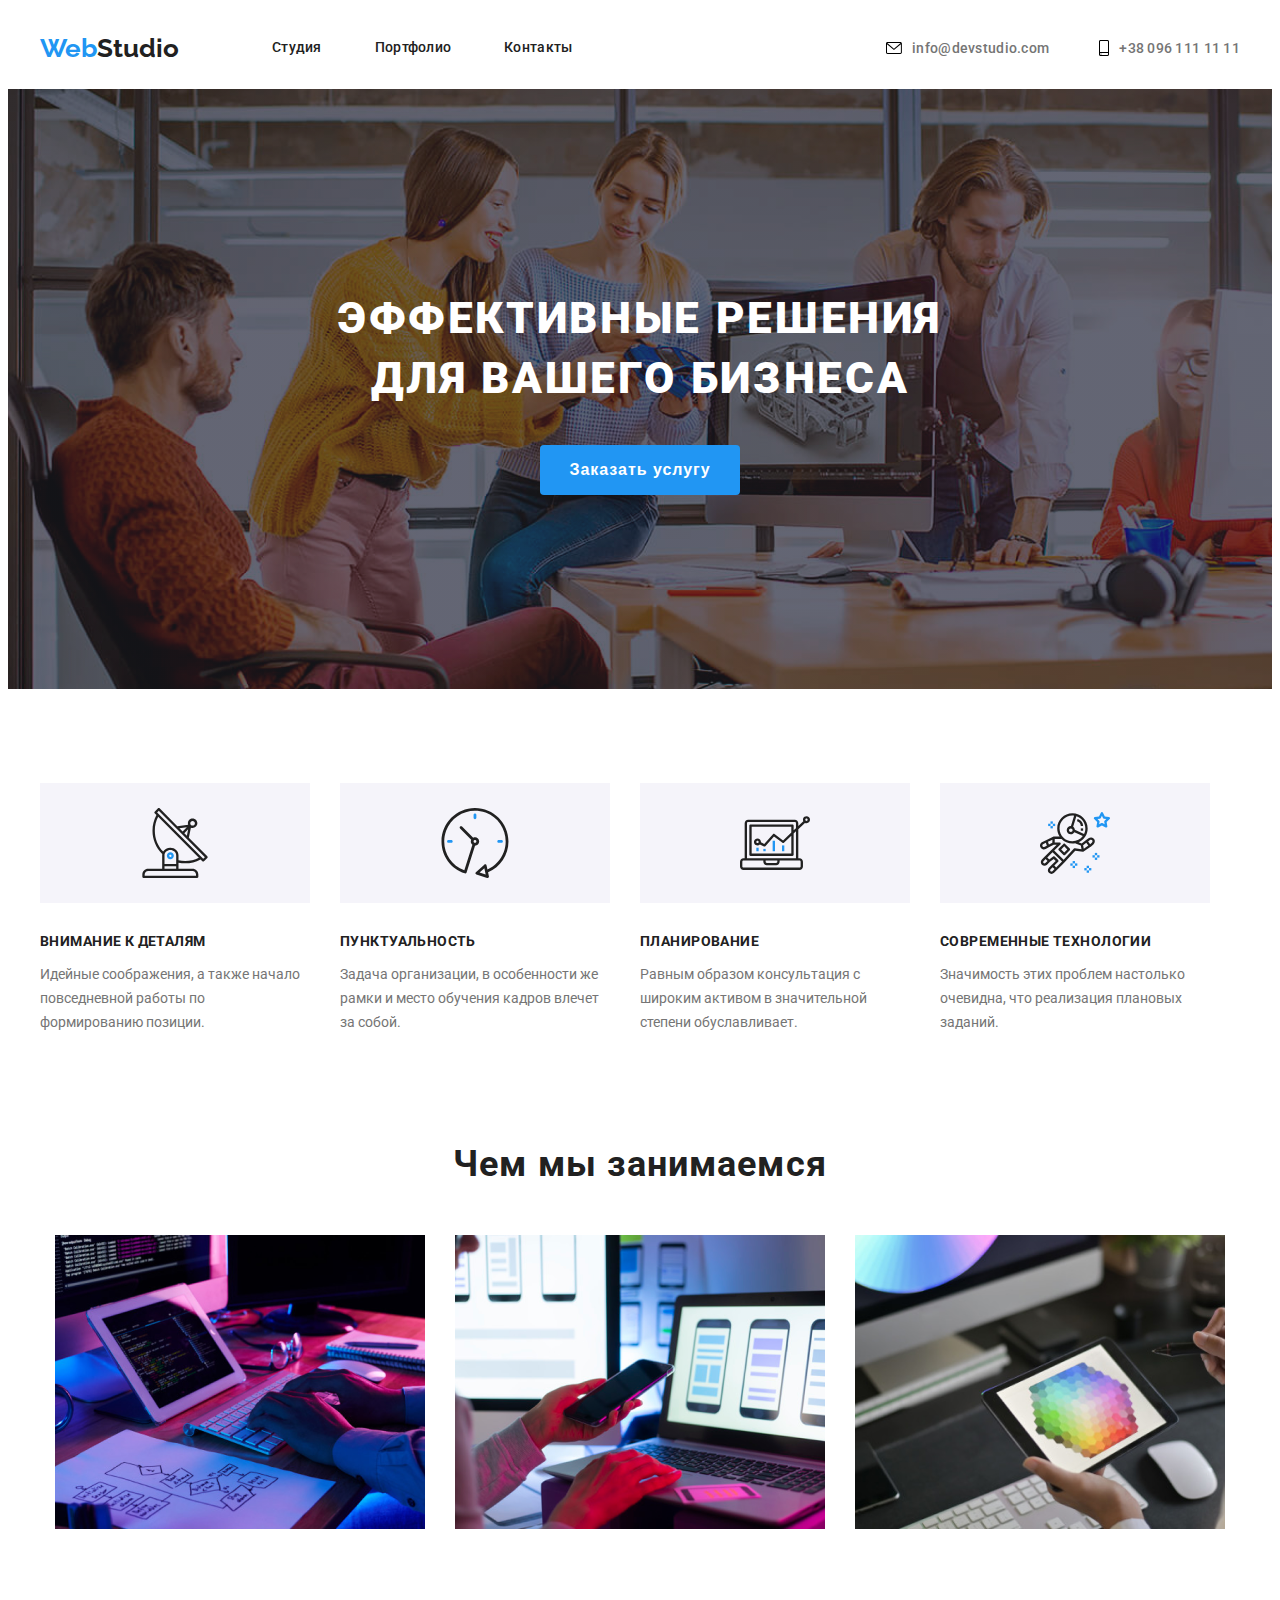
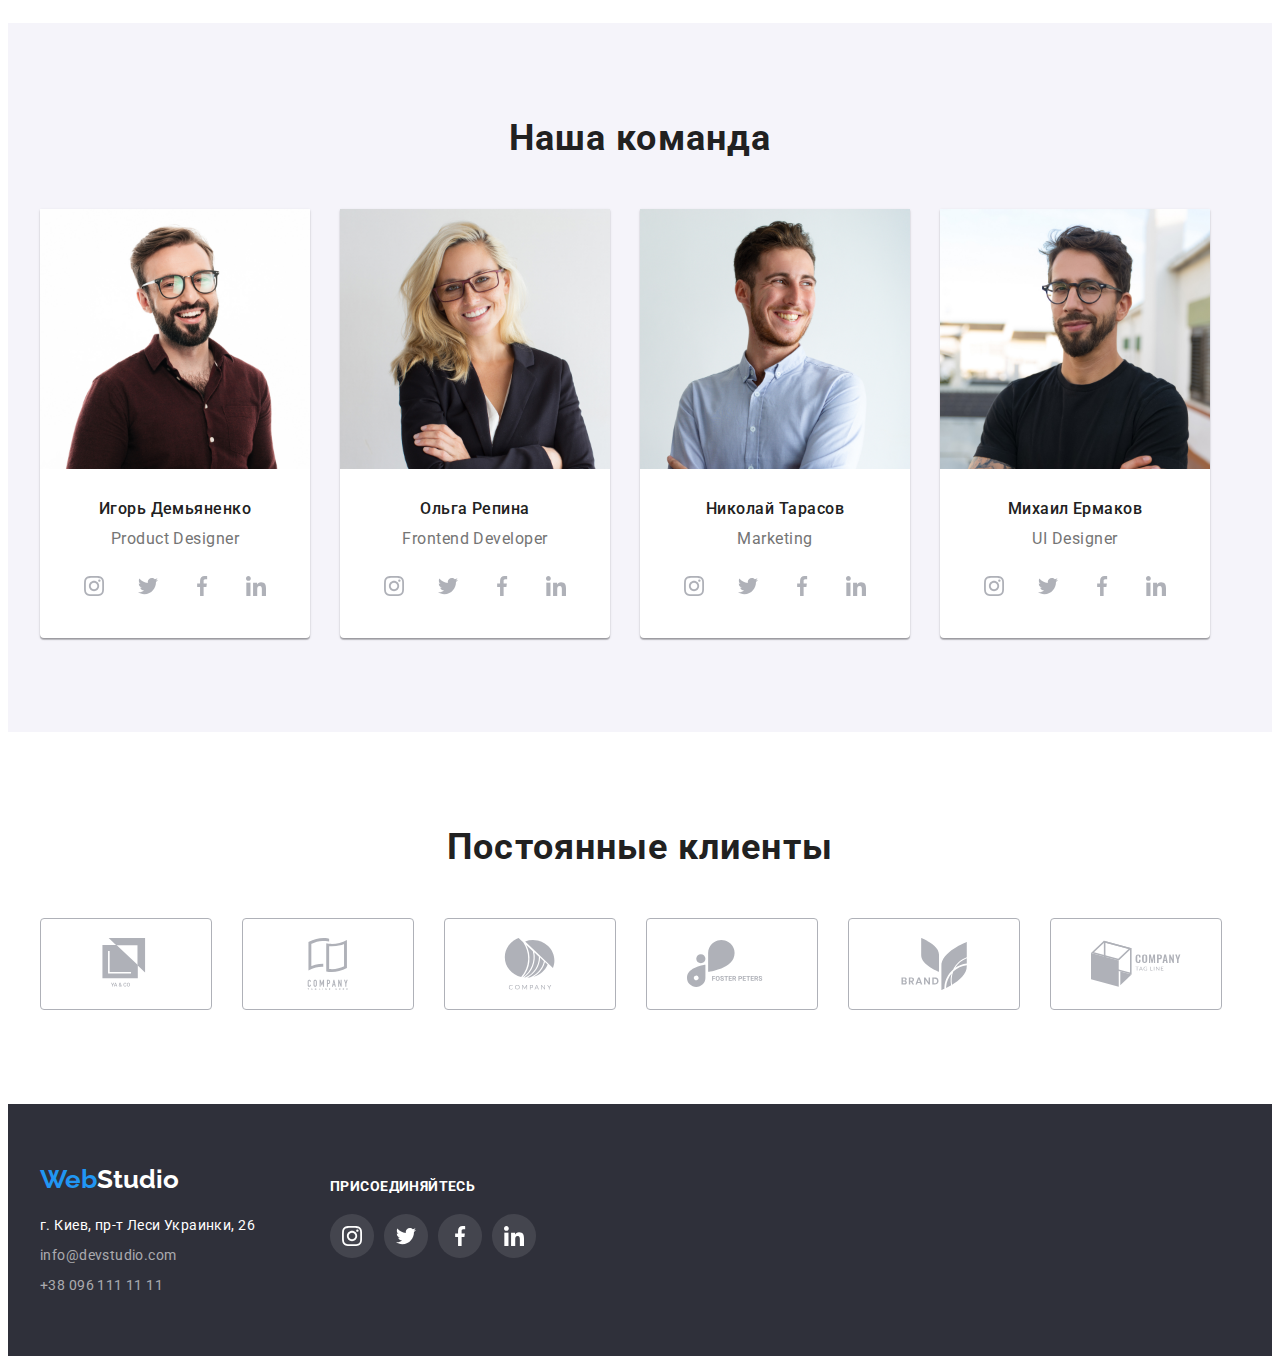
<file: index.html>
<!DOCTYPE html>
<html lang="ru">
  <head>
    <meta charset="UTF-8" />
    <meta name="viewport" content="width=device-width, initial-scale=1.0" />
    <title>WebStudio</title>
    <link rel="stylesheet" href="https://cdnjs.cloudflare.com/ajax/libs/modern-normalize/1.0.0/modern-normalize.min.css"
      integrity="sha512-ISS7cAi1PEhQ8jnbJpJZMd29NlhNj4AWYyLOSp2CE/CsHxTCu+r+t0D2yoJudVrd0/8fTVPUVDzY5Tvli75u/g=="
      crossorigin="anonymous" />
    <link rel="stylesheet" href="style/style.css" />
    <link href="https://fonts.googleapis.com/css2?family=Raleway:wght@700&family=Roboto:wght@400;500;700;900&display=swap"
      rel="stylesheet">
  </head>
  <body id="start">
    <!--header-->
    <header class="header">
      <div class="container header-container ">
      
        <a class="link" href="./index.html"
        ><h1 class="logo"><span class="logo-web">Web</span>Studio</h1>
      </a>
      <nav>
        <ul class="header-list" >
          <li class="header-nav"><a class="link" href="#studio">Студия</a></li>
          <li class="header-nav"><a class="link" href="./portfolio.html">Портфолио</a></li>
          <li class="header-nav"><a class="link" href="">Контакты</a></li>
        </ul>
      </nav>
       <div class="adress">
      <a class="header-contacts" href="mailto:info@devstudio.com">
        <svg class="envelope-svg">
          <use href="./sprite/sprite.svg#envelope"></use>
        </svg>
        info@devstudio.com</a>
      <a class="header-contacts" href="tel:+380961111111">
        <svg class="telephone-header">
          <use href="./sprite/sprite.svg#smartphone"></use>
        </svg>
        +38 096 111 11 11</a>
       </div>
    </div>

    </header>
    <!--section 1-->
    <section class="section-one">
      <div class="container hero">
        <div class="hero-content">
        <h2 class="section-one-h">Эффективные решения для вашего бизнеса</h2>
        <button class="btm-one" type="button"><span class="btm-one-text">Заказать услугу</span></button>
        </div>
      </div>
    </section>
    <!--section 2-->
    <section class="section-two">
      <div class="container">
      <ul class="item-text">
        <li class="item-content">
          <div class="section-two-icon">
          <svg class="section-two-svg">
            <use href="./sprite/sprite.svg#antenna"></use>
          </svg>
          </div>
          <h2 class="section-two-h">Внимание к деталям</h2>
          <p>
            Идейные соображения, а также    начало повседневной работы по
            формированию позиции.
          </p>
        </li>
        <li class="item-content">
          <div class="section-two-icon">
          <svg class="section-two-svg">
            <use href="./sprite/sprite.svg#clock"></use>
          </svg>
          </div>
          <h2 class="section-two-h">Пунктуальность</h2>
          <p>
            Задача организации, в особенности же рамки и место обучения кадров
            влечет за собой.
          </p>
        </li>
        <li class="item-content">
          <div class="section-two-icon">
          <svg class="section-two-svg">
            <use href="./sprite/sprite.svg#diagram"></use>
          </svg>
          </div>
          <h2 class="section-two-h">Планирование</h2>
          <p>
            Равным образом консультация с широким активом в значительной степени
            обуславливает.
          </p>
        </li>
        <li class="item-content">
          <div class="section-two-icon">
          <svg class="section-two-svg">
            <use href="./sprite/sprite.svg#astronaut"></use>
          </svg>
          </div>
          <h2 class="section-two-h">Современные технологии</h2>
          <p>
            Значимость этих проблем настолько очевидна, что реализация плановых
            заданий.
          </p>
        </li>
      </ul>
      </div>
    </section>
    <!--section three-->
    <section class="section-three">
      <div class="container">
      <h2 class="section-three-h">Чем мы занимаемся</h2>
      <ul class="skils-table">
        <li class="skils-item">
          <img
            src="image/img.png"
            alt="написание кода"
            width="370"
            
          />
        </li>
        <li class="skils-item">
          <img src="image/img1.png" alt="адаптация" width="370"  />
        </li>
        <li class="skils-item">
          <img src="image/img2.png" alt="стилизация" width="370" />
        </li>
      </ul>
      </div>
    </section>
    <!--section comand-->
    <section class="comand">
      <div class="container comand-container">
      <h2 class="section-three-h">Наша команда</h2>
      <ul class="comand-table">
        <li class="comand-item">
          <img  src="image/comand/comand1.jpg" alt="Игорь Демьяненко" width="270" height="260" />
          <p class="comand-name">Игорь Демьяненко</p>
          <p class="comand-prof" lang="en">Product Designer</p>
            <ul class="social-list">
              <li class="social-item">
                <a class="social-link" href="http://instagram.com" target="_blank" rel="noopener noreferer">
                  <svg class="social-svg comand-svg">
                    <use href="./sprite/sprite.svg#instagram"></use>
                  </svg>
                </a>
              </li>
              <li class="social-item">
                <a class="social-link" href="http://twitter.com" target="_blank" rel="noopener noreferer">
                  <svg class="social-svg comand-svg">
                    <use href="./sprite/sprite.svg#twitter"></use>
                  </svg>
                </a>
              </li>
              <li class="social-item">
                <a class="social-link" href="http://facebook.com" target="_blank" rel="noopener noreferer">
                  <svg class="social-svg comand-svg">
                    <use href="./sprite/sprite.svg#facebook"></use>
                  </svg>
                </a>
              </li>
              <li class="social-item">
                <a class="social-link" href="http://linkedin.com" target="_blank" rel="noopener noreferer">
                  <svg class="social-svg comand-svg">
                    <use href="./sprite/sprite.svg#linkedin"></use>
                  </svg>
                </a>
              </li>
            </ul>
        
        </li>
        <li class="comand-item">
          <img src="image/comand/comand2.jpg" alt="Ольга Репина" width="270" height="260" />
          <p class="comand-name">Ольга Репина</p>
          <p class="comand-prof" lang="en">Frontend Developer</p>
          <ul class="social-list">
            <li class="social-item">
              <a class="social-link" href="http://instagram.com" target="_blank" rel="noopener noreferer">
                <svg class="social-svg comand-svg">
                  <use href="./sprite/sprite.svg#instagram"></use>
                </svg>
              </a>
            </li>
            <li class="social-item">
              <a class="social-link" href="http://twitter.com" target="_blank" rel="noopener noreferer">
                <svg class="social-svg comand-svg">
                  <use href="./sprite/sprite.svg#twitter"></use>
                </svg>
              </a>
            </li>
            <li class="social-item">
              <a class="social-link" href="http://facebook.com" target="_blank" rel="noopener noreferer">
                <svg class="social-svg comand-svg">
                  <use href="./sprite/sprite.svg#facebook"></use>
                </svg>
              </a>
            </li>
            <li class="social-item">
              <a class="social-link" href="http://linkedin.com" target="_blank" rel="noopener noreferer">
                <svg class="social-svg comand-svg">
                  <use href="./sprite/sprite.svg#linkedin"></use>
                </svg>
              </a>
            </li>
          </ul>
        </li>
        <li class="comand-item">
          <img src="image/comand/comand3.jpg" alt="Николай Тарасов" width="270" height="260" />
          <p class="comand-name">Николай Тарасов</p>
          <p class="comand-prof" lang="en">Marketing</p>
          <ul class="social-list">
            <li class="social-item">
              <a class="social-link" href="http://instagram.com" target="_blank" rel="noopener noreferer">
                <svg class="social-svg comand-svg">
                  <use href="./sprite/sprite.svg#instagram"></use>
                </svg>
              </a>
            </li>
            <li class="social-item">
              <a class="social-link" href="http://twitter.com" target="_blank" rel="noopener noreferer">
                <svg class="social-svg comand-svg">
                  <use href="./sprite/sprite.svg#twitter"></use>
                </svg>
              </a>
            </li>
            <li class="social-item">
              <a class="social-link" href="http://facebook.com" target="_blank" rel="noopener noreferer">
                <svg class="social-svg comand-svg">
                  <use href="./sprite/sprite.svg#facebook"></use>
                </svg>
              </a>
            </li>
            <li class="social-item">
              <a class="social-link" href="http://linkedin.com" target="_blank" rel="noopener noreferer">
                <svg class="social-svg comand-svg">
                  <use href="./sprite/sprite.svg#linkedin"></use>
                </svg>
              </a>
            </li>
          </ul>
        </li>
        <li class="comand-item">
          <img src="image/comand/comand4.jpg" alt="Михаил Ермаков" width="270" height="260" />
          <p class="comand-name">Михаил Ермаков</p>
          <p class="comand-prof" lang="en">UI Designer</p>
          <ul class="social-list">
            <li class="social-item">
              <a class="social-link" href="http://instagram.com" target="_blank" rel="noopener noreferer">
                <svg class="social-svg comand-svg">
                  <use href="./sprite/sprite.svg#instagram"></use>
                </svg>
              </a>
            </li>
            <li class="social-item">
              <a class="social-link" href="http://twitter.com" target="_blank" rel="noopener noreferer">
                <svg class="social-svg comand-svg">
                  <use href="./sprite/sprite.svg#twitter"></use>
                </svg>
              </a>
            </li>
            <li class="social-item">
              <a class="social-link" href="http://facebook.com" target="_blank" rel="noopener noreferer">
                <svg class="social-svg comand-svg">
                  <use href="./sprite/sprite.svg#facebook"></use>
                </svg>
              </a>
            </li>
            <li class="social-item">
              <a class="social-link" href="http://linkedin.com" target="_blank" rel="noopener noreferer">
                <svg class="social-svg comand-svg">
                  <use href="./sprite/sprite.svg#linkedin"></use>
                </svg>
              </a>
            </li>
          </ul>
        </li>
      </ul>
      </div>
    </section>
    <!--client-->
    <section class="client">
      <div class="container">
        <h2 class="section-three-h">Постоянные клиенты</h2>
        <ul class="client-list">
          <li class="client-item">
            <a class="client-link" href="" target="_blank" rel="noopener noreferer" >
              <svg class="client-svg">
                <use href="./sprite/sprite.svg#logo-ya-co"></use>
              </svg>
            </a>
          </li>
          <li class="client-item">
            <a class="client-link" href="" target="_blank" rel="noopener noreferer">
              <svg class="client-svg">
                <use href="./sprite/sprite.svg#logo-co"></use>
              </svg>
            </a>
          </li>
          <li class="client-item">
            <a class="client-link" href="" target="_blank" rel="noopener noreferer">
              <svg class="client-svg">
                <use href="./sprite/sprite.svg#object"></use>
              </svg>
            </a>
          </li>
          <li class="client-item">
            <a class="client-link" href="" target="_blank" rel="noopener noreferer">
              <svg class="client-svg">
                <use href="./sprite/sprite.svg#logo-fosterpeters"></use>
              </svg>
            </a>
          </li>
          <li class="client-item">
            <a class="client-link" href="" target="_blank" rel="noopener noreferer">
              <svg class="client-svg">
                <use href="./sprite/sprite.svg#logo-brand"></use>
              </svg>
            </a>
          </li>
          <li class="client-item">
            <a class="client-link" href="" target="_blank" rel="noopener noreferer">
              <svg class="client-svg">
                <use href="./sprite/sprite.svg#object-company"></use>
              </svg>
            </a>
          </li>
        </ul>
      </div>
    </section>
    <!--contacts-->
    <footer class="contacts">
      
      <div class="container">
        <div class="footer">
          <div class="footer-container">
        <a  class="link" href="./index.html">
        <h1 class="logo-footer"><span class="logo-web">Web</span>Studio</h1>
      </a>
      <a  class="contacts-adress" href="">г. Киев, пр-т Леси Украинки, 26</a>
      <a class="contacts-footer" href="mailto:info@devstudio.com">info@devstudio.com</a>
      <a class="contacts-footer" href="tel:+380961111111">+38 096 111 11 11</a>
         </div>
         <div class="social-footer">
           <h3 class="footer-h">присоединяйтесь</h3>
          <ul class="social-list footer-list">
            <li class="social-item footer-item">
              <a class="social-link footer-social-link" href="http://instagram.com" target="_blank" rel="noopener noreferer">
                <svg class="social-svg footer-svg">
                  <use href="./sprite/sprite.svg#instagram"></use>
                </svg>
              </a>
            </li>
            <li class="social-item">
              <a class="social-link footer-social-link" href="http://twitter.com" target="_blank" rel="noopener noreferer">
                <svg class="social-svg footer-svg">
                  <use href="./sprite/sprite.svg#twitter"></use>
                </svg>
              </a>
            </li>
            <li class="social-item">
              <a class="social-link footer-social-link" href="http://facebook.com" target="_blank" rel="noopener noreferer">
                <svg class="social-svg footer-svg">
                  <use href="./sprite/sprite.svg#facebook"></use>
                </svg>
              </a>
            </li>
            <li class="social-link">
              <a class="social-link footer-social-link" href="http://linkedin.com" target="_blank" rel="noopener noreferer">
                <svg class="social-svg footer-svg">
                  <use href="./sprite/sprite.svg#linkedin"></use>
                </svg>
              </a>
            </li>
          </ul>
         </div>
         </div>
    </div>

    </footer>
  </body>
</html>
</file>
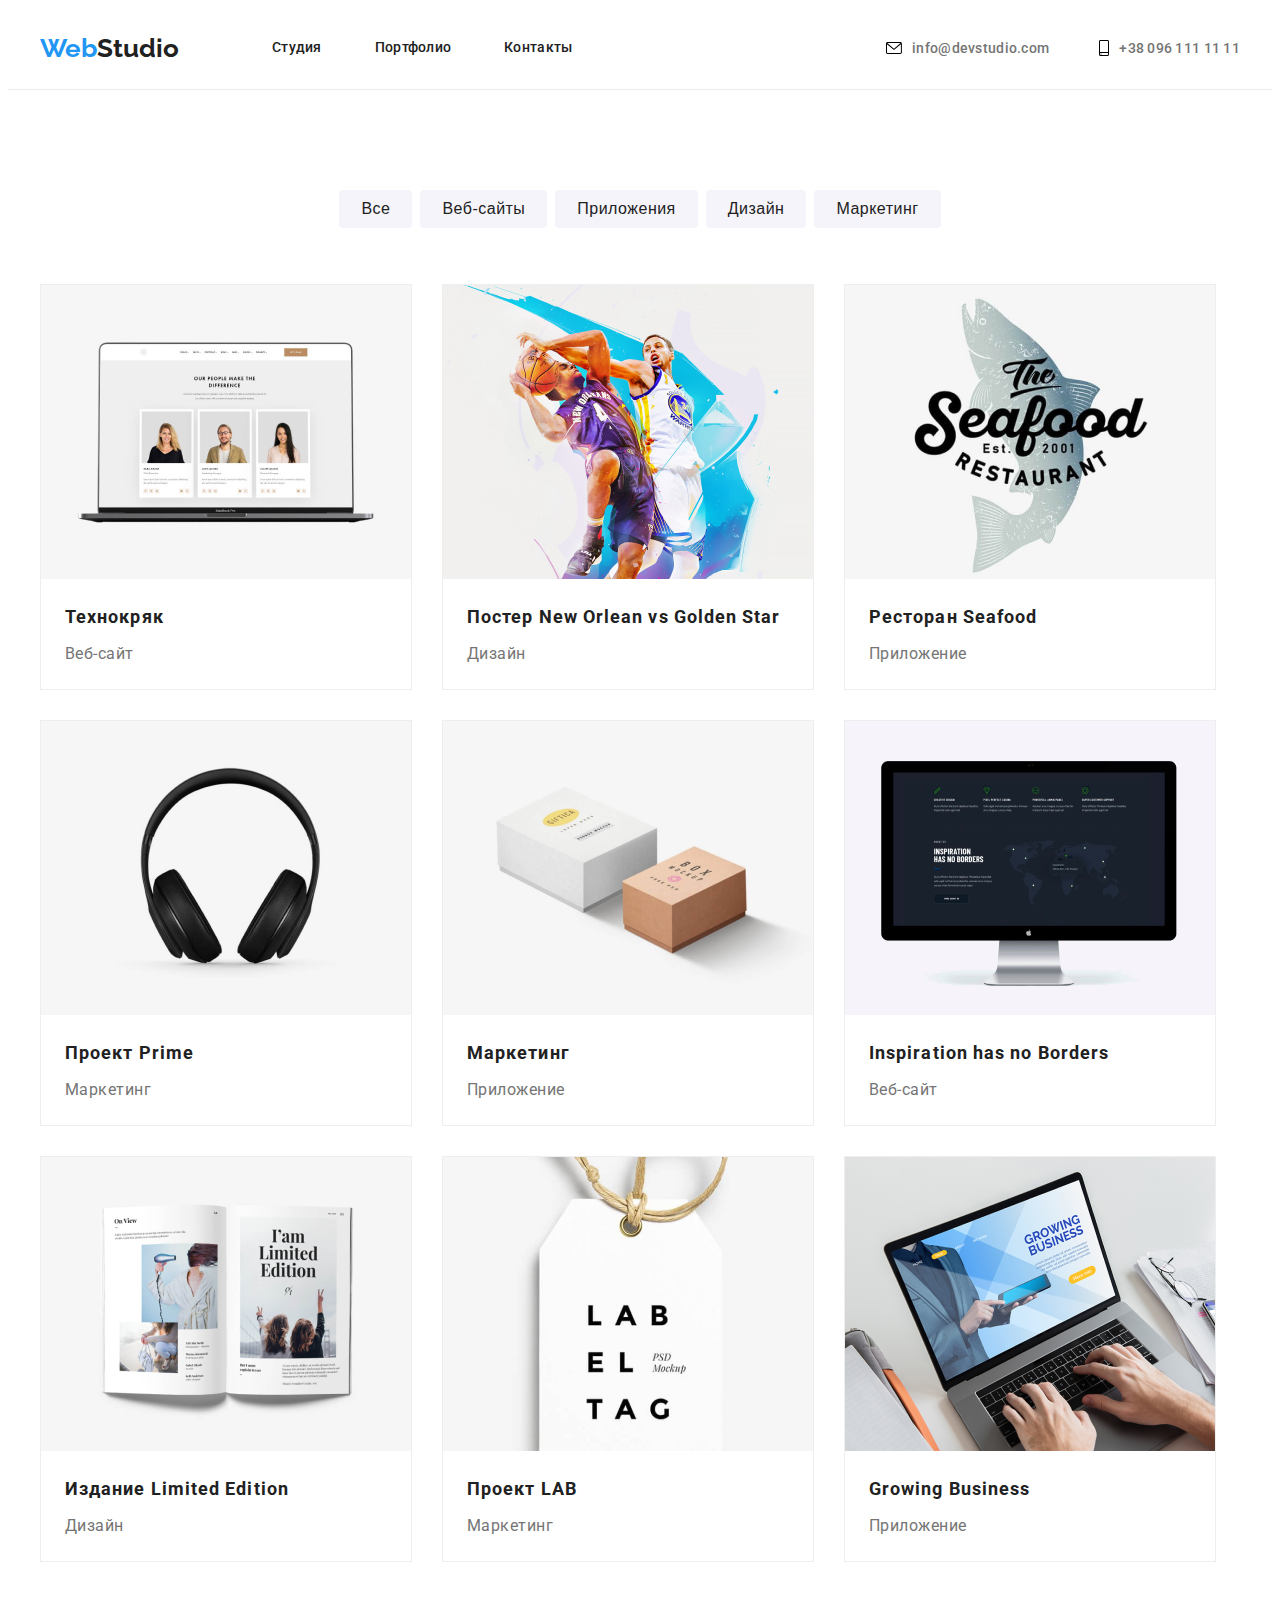
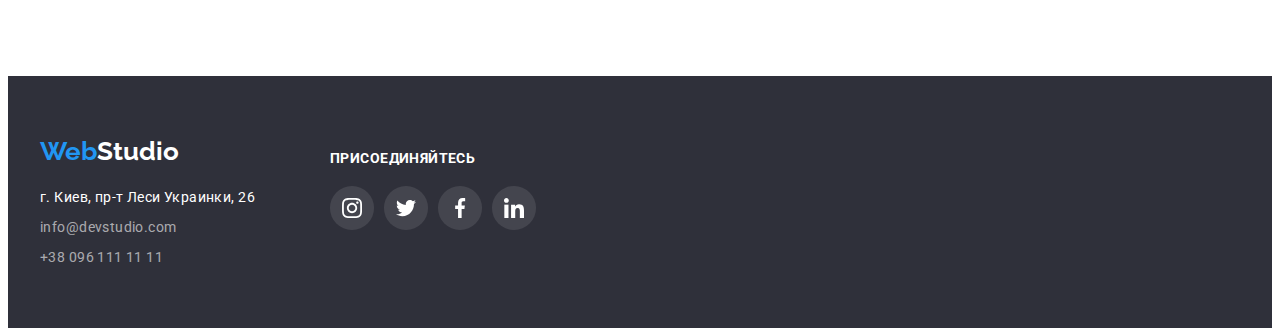
<file: portfolio.html>
<!DOCTYPE html>
<html lang="ru">
  <head>
    <meta charset="UTF-8" />
    <meta name="viewport" content="width=device-width, initial-scale=1.0" />
    <title>WebStudio</title>
    <link rel="stylesheet" href="https://cdnjs.cloudflare.com/ajax/libs/modern-normalize/1.0.0/modern-normalize.min.css"
         integrity="sha512-ISS7cAi1PEhQ8jnbJpJZMd29NlhNj4AWYyLOSp2CE/CsHxTCu+r+t0D2yoJudVrd0/8fTVPUVDzY5Tvli75u/g=="
          crossorigin="anonymous" />
    <link rel="stylesheet" href="style/style.css" />
    <link href="https://fonts.googleapis.com/css2?family=Raleway:wght@700&family=Roboto:wght@400;500;700;900&display=swap"
      rel="stylesheet">
  </head>

  <body>
    <!--header-->
    <header class="header header-portfolio">
      <div class="container header-container ">
    
        <a class="link" href="./index.html">
          <h1 class="logo"><span class="logo-web">Web</span>Studio</h1>
        </a>
        <nav>
          <ul class="header-list">
            <li class="header-nav"><a class="link" href="./index.html">Студия</a></li>
            <li class="header-nav"><a class="link" href="./portfolio.html">Портфолио</a></li>
            <li class="header-nav"><a class="link" href="">Контакты</a></li>
          </ul>
        </nav>
        <div class="adress">
          <a class="header-contacts" href="mailto:info@devstudio.com">
            <svg class="envelope-svg">
              <use href="./sprite/sprite.svg#envelope"></use>
            </svg>
            info@devstudio.com</a>
          <a class="header-contacts" href="tel:+380961111111">
            <svg class="telephone-header">
              <use href="./sprite/sprite.svg#smartphone"></use>
            </svg>
            +38 096 111 11 11</a>
        </div>
      </div>
    
    </header>
    <section class="portfolio">
      <div class="container container-portfolio">
        <div class="btn">
      <button class="portfolio-btn"><span class="portfolio-btn-text">Все</span></button>
      <button class="portfolio-btn"><span class="portfolio-btn-text">Веб-сайты</span></button>
      <button class="portfolio-btn"><span class="portfolio-btn-text">Приложения</span></button>
      <button class="portfolio-btn"><span class="portfolio-btn-text">Дизайн</span></button>
      <button class="portfolio-btn"><span class="portfolio-btn-text">Маркетинг</span></button>
        </div>
      <ul class="portfolio-table">
        <li class="portfolio-item">
          <a class="portfolio-link" href="" target="_blank" >
          <img src="./image/portfolio/img.png" alt="веб-сайт" width="370" height="294" />
          <h2 class="portfolio-h">Технокряк</h2>
          <p class="portfolio-text">Веб-сайт</p>
          </a>
        </li>
        <li class="portfolio-item">
          <a class="portfolio-link" href="" target="_blank">
          <img src="./image/portfolio/img(1).png" alt="баскетбол" width="370" height="294" />
          <h2 class="portfolio-h">Постер New Orlean vs Golden Star</h2>
          <p class="portfolio-text">Дизайн</p>
          </a>
        </li>
        <li class="portfolio-item">
          <a class="portfolio-link" href="" target="_blank">
          <img src="./image/portfolio/img(2).png" alt="рыба" width="370" height="294" />
          <h2 class="portfolio-h">Ресторан Seafood</h2>
          <p class="portfolio-text">Приложение</p>
          </a>
        </li>
        <li class="portfolio-item">
          <a class="portfolio-link" href="" target="_blank">
          <img src="./image/portfolio/img(3).png" alt="наушники" width="370" height="294" />
          <h2 class="portfolio-h">Проект Prime</h2>
          <p class="portfolio-text">Маркетинг</p>
          </a>
        </li>
        <li class="portfolio-item">
          <a class="portfolio-link" href="" target="_blank">
          <img src="./image/portfolio/img(4).png" alt="коробочки" width="370" height="294" />
          <h2 class="portfolio-h">Маркетинг</h2>
          <p class="portfolio-text">Приложение</p>
          </a>
        </li>
        <li class="portfolio-item">
          <a class="portfolio-link" href="" target="_blank">
          <img src="./image/portfolio/img(5).png" alt="веб-сайт" width="370" height="294" />
          <h2 class="portfolio-h">Inspiration has no Borders</h2>
          <p class="portfolio-text">Веб-сайт</p>
          </a>
        </li>
        <li class="portfolio-item">
          <a class="portfolio-link" href="" target="_blank">
          <img src="./image/portfolio/img(6).png" alt="книга" width="370" height="294" />
          <h2 class="portfolio-h">Издание Limited Edition</h2>
          <p class="portfolio-text">Дизайн</p>
          </a>
        </li>
        <li class="portfolio-item">
          <a class="portfolio-link" href="" target="_blank">
          <img src="./image/portfolio/img(7).png" alt="этикетка" width="370" height="294" />
          <h2 class="portfolio-h">Проект LAB</h2>
          <p class="portfolio-text">Маркетинг</p>
          </a>
        </li>
        <li class="portfolio-item">
          <a class="portfolio-link" href="" target="_blank">
          <img src="./image/portfolio/img(8).png" alt="ноутбук" width="370" height="294" />
          <h2 class="portfolio-h">Growing Business</h2>
          <p class="portfolio-text">Приложение</p>
          </a>
        </li>
      </ul>
      </div>
    </section>
    <footer class="contacts">
    
      <div class="container">
        <div class="footer">
          <div class="footer-container">
            <a class="link" href="./index.html">
              <h1 class="logo-footer"><span class="logo-web">Web</span>Studio</h1>
            </a>
            <a class="contacts-adress" href="">г. Киев, пр-т Леси Украинки, 26</a>
            <a class="contacts-footer" href="mailto:info@devstudio.com">info@devstudio.com</a>
            <a class="contacts-footer" href="tel:+380961111111">+38 096 111 11 11</a>
          </div>
          <div class="social-footer">
            <h3 class="footer-h">присоединяйтесь</h3>
            <ul class="social-list footer-list">
              <li class="social-item footer-item">
                <a class="social-link footer-social-link" href="http://instagram.com" target="_blank"
                  rel="noopener noreferer">
                  <svg class="social-svg footer-svg">
                    <use href="./sprite/sprite.svg#instagram"></use>
                  </svg>
                </a>
              </li>
              <li class="social-item">
                <a class="social-link footer-social-link" href="http://twitter.com" target="_blank"
                  rel="noopener noreferer">
                  <svg class="social-svg footer-svg">
                    <use href="./sprite/sprite.svg#twitter"></use>
                  </svg>
                </a>
              </li>
              <li class="social-item">
                <a class="social-link footer-social-link" href="http://facebook.com" target="_blank"
                  rel="noopener noreferer">
                  <svg class="social-svg footer-svg">
                    <use href="./sprite/sprite.svg#facebook"></use>
                  </svg>
                </a>
              </li>
              <li class="social-link">
                <a class="social-link footer-social-link" href="http://linkedin.com" target="_blank"
                  rel="noopener noreferer">
                  <svg class="social-svg footer-svg">
                    <use href="./sprite/sprite.svg#linkedin"></use>
                  </svg>
                </a>
              </li>
            </ul>
          </div>
        </div>
      </div>
    
    </footer>
  </body>
</html>
</file>
<file: style/style.css>
:root {
  --gray: #757575;
  --blue: #2196f3;
  --black: #212121;
  --white: #ffffff;
  --adress-footer: rgba(255, 255, 255, 0.6);
  --bcg-color: #2f303a;
  --bcg-btn: #f5f4fa;
  --border-header: #ececec;
  --client-logo: #afb1b8;
}

html {
  box-sizing: border-box;
}

*,
*::before *::after {
  box-sizing: inherit;
}

.link,
.header-contacts,
.btm-one,
.contacts-adress,
.portfolio-btn,
.contacts-footer {
  text-decoration: none;
}

.logo,
.section-one-h,
.section-two-h,
.section-three-h,
.logo-footer,
.portfolio-h {
  margin-top: 0px;
}
body {
  font-family: Roboto;
  font-style: normal;
  font-weight: normal;
  font-size: 14px;
  line-height: 1.714;
  color: var(--gray);
}

.container {
  width: 1200px;
  padding-left: 15px;
  padding-right: 15px;
  margin-right: auto;
  margin-left: auto;
}

img {
  display: block;
  max-width: 100%;
  height: auto;
}

.header-container {
  display: flex;
}

.logo {
  margin-right: 93px;
  margin-top: 18px;
  margin-bottom: 18px;
  text-decoration: none;
  font-weight: bold;
  font-family: Raleway;

  font-size: 26px;
  color: var(--black);
}
.logo-web {
  color: var(--blue);
}

.logo-footer {
  font-size: 26px;
  color: var(--white);
  text-decoration: none;
  font-weight: bold;
  font-family: Raleway;
  margin-bottom: 21px;
  line-height: normal;
}

.header-list {
  padding: 0;
}

.header-nav {
  font-family: Roboto;
  font-style: normal;
  font-weight: 500;
  font-size: 14px;
  line-height: 1.142;
  letter-spacing: 0.02em;
  color: var(--black);
  list-style: none;
  display: inline-flex;
}

.header-nav:not(:last-child) {
  margin-right: 50px;
}

.adress {
  margin-left: auto;
  display: flex;
  align-items: center;
}

.link {
  color: var(--black);
}

.link:hover {
  color: var(--blue);
}

.header-contacts {
  font-family: Roboto;
  font-style: normal;
  font-weight: 500;
  font-size: 14px;
  line-height: 1.142;
  letter-spacing: 0.02em;
  color: var(--gray);
  display: inline-flex;
  align-items: center;
}

.header-contacts:not(:last-child) {
  margin-right: 50px;
}

.header-contacts:hover,
.header-contacts:focus {
  color: var(--blue);
  fill: var(--blue);
}

.header-portfolio {
  border-bottom: 1px solid var(--border-header);
}

.envelope-svg {
  width: 16px;
  height: 12px;
  margin-right: 10px;
}

.telephone-header {
  width: 10px;
  height: 16px;
  margin-right: 10px;
}

.header-container {
  align-items: center;
}

.section-one {
  max-width: 1600px;
  height: 600px;
  margin-left: auto;
  margin-right: auto;
  background-image: linear-gradient(
      to right,
      rgba(47, 48, 58, 0.4),
      rgba(47, 48, 58, 0.4)
    ),
    url(../image/bcg/hero-bcg.png);
  background-repeat: no-repeat;
  background-size: cover;
}

.hero {
  align-items: center;
  padding-top: 200px;
  padding-bottom: 200px;
}

.hero-content {
  width: 700px;
  height: 200px;
  margin-left: auto;
  margin-right: auto;
}
.section-one-h {
  font-weight: 900;
  font-size: 44px;
  line-height: 1.363;
  text-align: center;
  letter-spacing: 0.06em;
  text-transform: uppercase;
  color: var(--white);
}
.btm-one {
  background-color: var(--blue);
  border-radius: 4px;
  display: flex;
  margin-left: auto;
  margin-right: auto;
  padding: 0;
  width: 200px;
  height: 50px;
  border: none;
}

.btm-one-text {
  font-weight: bold;
  font-size: 16px;
  line-height: 1.875;
  letter-spacing: 0.06em;
  color: var(--white);
  margin: auto;
}

.item-text {
  display: flex;
  list-style: none;
  margin-top: 94px;
  margin-bottom: 94px;
  padding-left: 0;
}

.item-content {
  display: block;
  padding-inline-start: 0px;
  width: 270px;
}

.section-two-icon {
  background-color: var(--bcg-btn);
  width: 270px;
  height: 120px;
  margin-bottom: 30px;
}

.section-two-svg {
  width: 70px;
  height: 70px;
  margin: 25px 100px;
}

.item-content:not(:last-child) {
  margin-right: 30px;
}

.section-two-h {
  font-weight: bold;
  font-size: 14px;
  line-height: 1.142;
  letter-spacing: 0.03em;
  text-transform: uppercase;
  color: var(--black);
  margin-bottom: 10px;
}

.skils-table {
  padding-left: 0;
  list-style: none;
  display: flex;
  justify-content: center;
  margin-bottom: 94px;
}

.skils-item {
  width: 370px;
}

.skils-item:not(:last-child) {
  margin-right: 30px;
}
.section-three-h {
  font-weight: bold;
  font-size: 36px;
  line-height: 1.18;
  text-align: center;
  letter-spacing: 0.03em;
  color: var(--black);

  margin-bottom: 50px;
}

.comand-container {
  padding-top: 94px;
  padding-bottom: 94px;
}

.comand-table {
  list-style: none;
  display: flex;
  padding-left: 0;
  margin: 0;
}

.comand-item {
  width: 270px;
  background-color: var(--white);
  box-shadow: 0px 1px 3px rgba(0, 0, 0, 0.12), 0px 1px 1px rgba(0, 0, 0, 0.14),
    0px 2px 1px rgba(0, 0, 0, 0.2);
  border-radius: 0px 0px 4px 4px;
}

.comand-item:not(:last-child) {
  margin-right: 30px;
}

.comand {
  background-color: var(--bcg-btn);
}

.comand-name {
  font-weight: 500;
  font-size: 16px;
  line-height: 1.2;
  text-align: center;
  letter-spacing: 0.03em;
  color: var(--black);

  margin-top: 30px;
  margin-bottom: 10px;
}

.comand-prof {
  font-size: 16px;
  line-height: 1.2;
  text-align: center;
  letter-spacing: 0.03em;
  color: var(--gray);

  margin-top: 10px;
  margin-bottom: 16px;
}

.social-list {
  list-style: none;
  display: inline-flex;
  padding-left: 32px;
  padding-right: 32px;
  padding-bottom: 30px;
}

.social-svg {
  width: 20px;
  height: 20px;
  fill: #afb1b8;
}

.social-link {
  display: flex;
  justify-content: center;
  align-items: center;
  width: 44px;
  height: 44px;
  fill: var(--gray);
}

.social-item:not(:last-child) {
  margin-right: 10px;
}

.social-link:hover,
.social-link:focus {
  fill: var(--white);
  background-color: var(--blue);
  border-radius: 44px;
}

.social-link:hover .comand-svg,
.social-link:focus .comand-svg {
  fill: var(--white);
}

.client {
  padding-top: 94px;
  padding-bottom: 94px;
}

.client-list {
  list-style: none;
  display: inline-flex;
  padding: 0;
  margin: 0;
}

.client-link {
  display: flex;
  width: 170px;
  height: 90px;
  align-items: center;
  justify-content: center;
  fill: var(--client-logo);
  border: 1px solid var(--client-logo);
  border-radius: 4px;
}

.client-link:hover,
.client-link:focus {
  fill: var(--blue);
  border-color: var(--blue);
}

.client-svg {
  width: 90px;
  height: 52px;
}

.client-item:not(:last-child) {
  margin-right: 30px;
}

.contacts {
  background-color: var(--bcg-color);
  padding-top: 60px;
  padding-bottom: 60px;
}

.footer {
  display: inline-flex;
  margin-left: auto;
  margin-right: auto;
}

.contacts-adress {
  font-size: 14px;
  line-height: 1.5;
  letter-spacing: 0.03em;
  color: var(--white);

  display: block;
  margin-bottom: 9px;
}

.contacts-footer {
  font-size: 14px;
  line-height: 1.5;
  letter-spacing: 0.03em;
  color: var(--adress-footer);
  display: block;
}

.contacts-footer:not(:last-child) {
  margin-bottom: 9px;
}

.footer-container {
  display: block;
  width: 220px;
}

.footer-svg {
  fill: var(--white);
}
.portfolio-btn {
  display: flex;
  background-color: var(--bcg-btn);
  border-radius: 4px;
  display: inline-block;
  padding: 6px 22px;
  border: 0px;
  height: 38px;
}

.portfolio-btn:not(:last-child) {
  margin-right: 8px;
}

.btn {
  display: flex;
  justify-content: center;
}

.portfolio-btn-text {
  font-weight: 500;
  font-size: 16px;
  line-height: 1.625;
  text-align: center;
  letter-spacing: 0.03em;
  color: var(--black);
}

.portfolio-btn:hover,
.portfolio-btn:focus {
  background-color: var(--blue);
}

.portfolio-btn:hover .portfolio-btn-text,
.portfolio-btn:focus .portfolio-btn-text {
  color: var(--white);
}

.portfolio-h {
  font-weight: bold;
  font-size: 18px;
  line-height: 2;
  letter-spacing: 0.06em;
  color: var(--black);
  margin-top: 20px;
  margin-left: 24px;
  margin-bottom: 4px;
}

.portfolio-text {
  font-size: 16px;
  line-height: 1.875;
  letter-spacing: 0.03em;
  color: var(--gray);
  margin-left: 24px;
  margin-bottom: 20px;
  margin-top: 4px;
}

.portfolio-table {
  list-style: none;
  display: flex;
  flex-wrap: wrap;
  padding-left: 0px;
  margin-top: 56px;
}

.portfolio-item {
  width: 370px;
  margin-right: 30px;
  margin-bottom: 30px;
  border: 1px solid #eeeeee;
}

.portfolio-link {
  display: block;
  margin: 0;
  padding: 0;
  height: 100%;
  text-decoration: none;
}

.portfolio-link:hover,
.portfolio-link:focus {
  box-shadow: 0px 1px 1px rgba(0, 0, 0, 0.12), 0px 4px 4px rgba(0, 0, 0, 0.06),
    1px 4px 6px rgba(0, 0, 0, 0.16);
}

.portfolio-item:nth-child(3n + 3) {
  margin-right: 0;
}

.portfolio-item:nth-last-child(-n + 3) {
  margin-bottom: 0;
}

.container-portfolio {
  padding-top: 100px;
  padding-bottom: 100px;
}

.footer-h {
  color: white;
  font-family: Roboto;
  font-style: normal;
  font-weight: bold;
  font-size: 14px;
  line-height: 16px;
  letter-spacing: 0.03em;
  text-transform: uppercase;
  margin: 0;
  margin-top: 14px;
}

.social-footer {
  width: 210px;
  margin-left: 70px;
}

.footer-list {
  padding: 0;
  margin-top: 20px;
}

.footer-social-link {
  fill: white;
  background-image: linear-gradient(
    to right,
    rgba(255, 255, 255, 0.1),
    rgba(255, 255, 255, 0.1)
  );
  border-radius: 44px;
}
</file>
